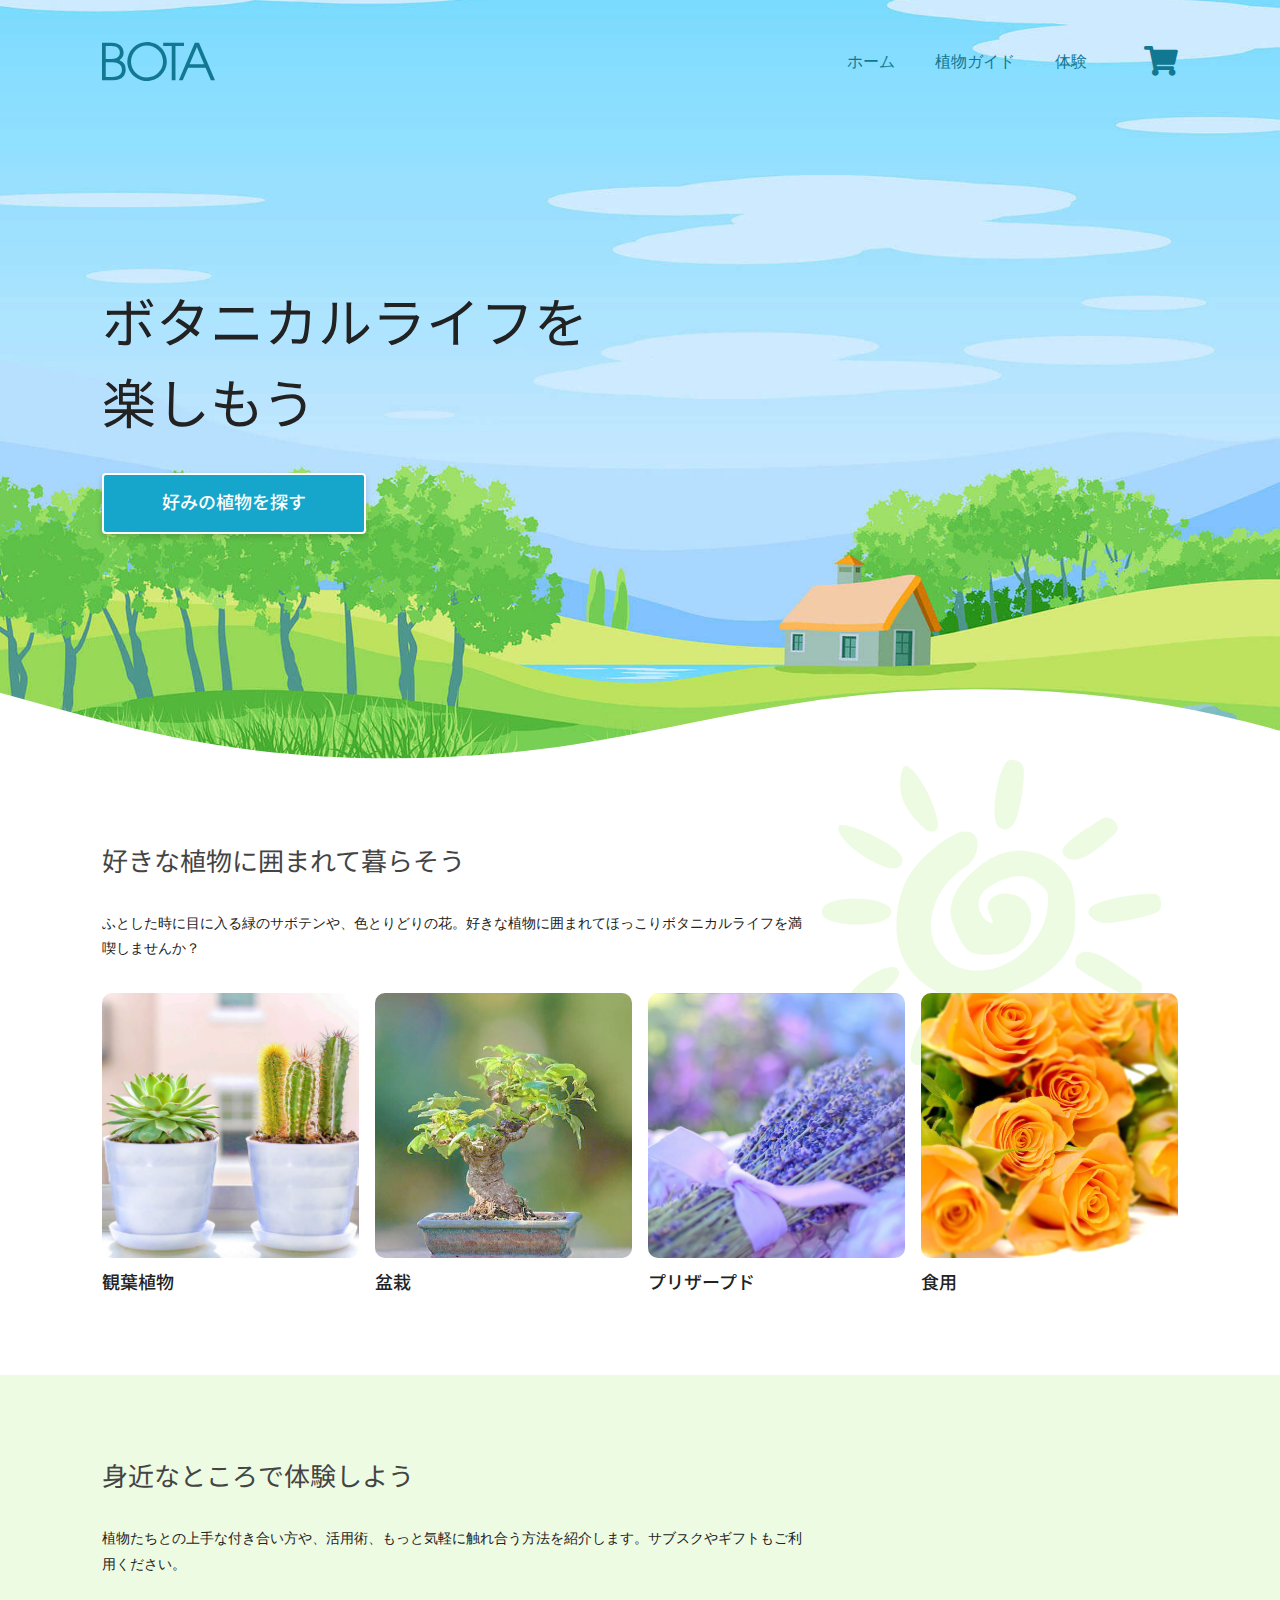
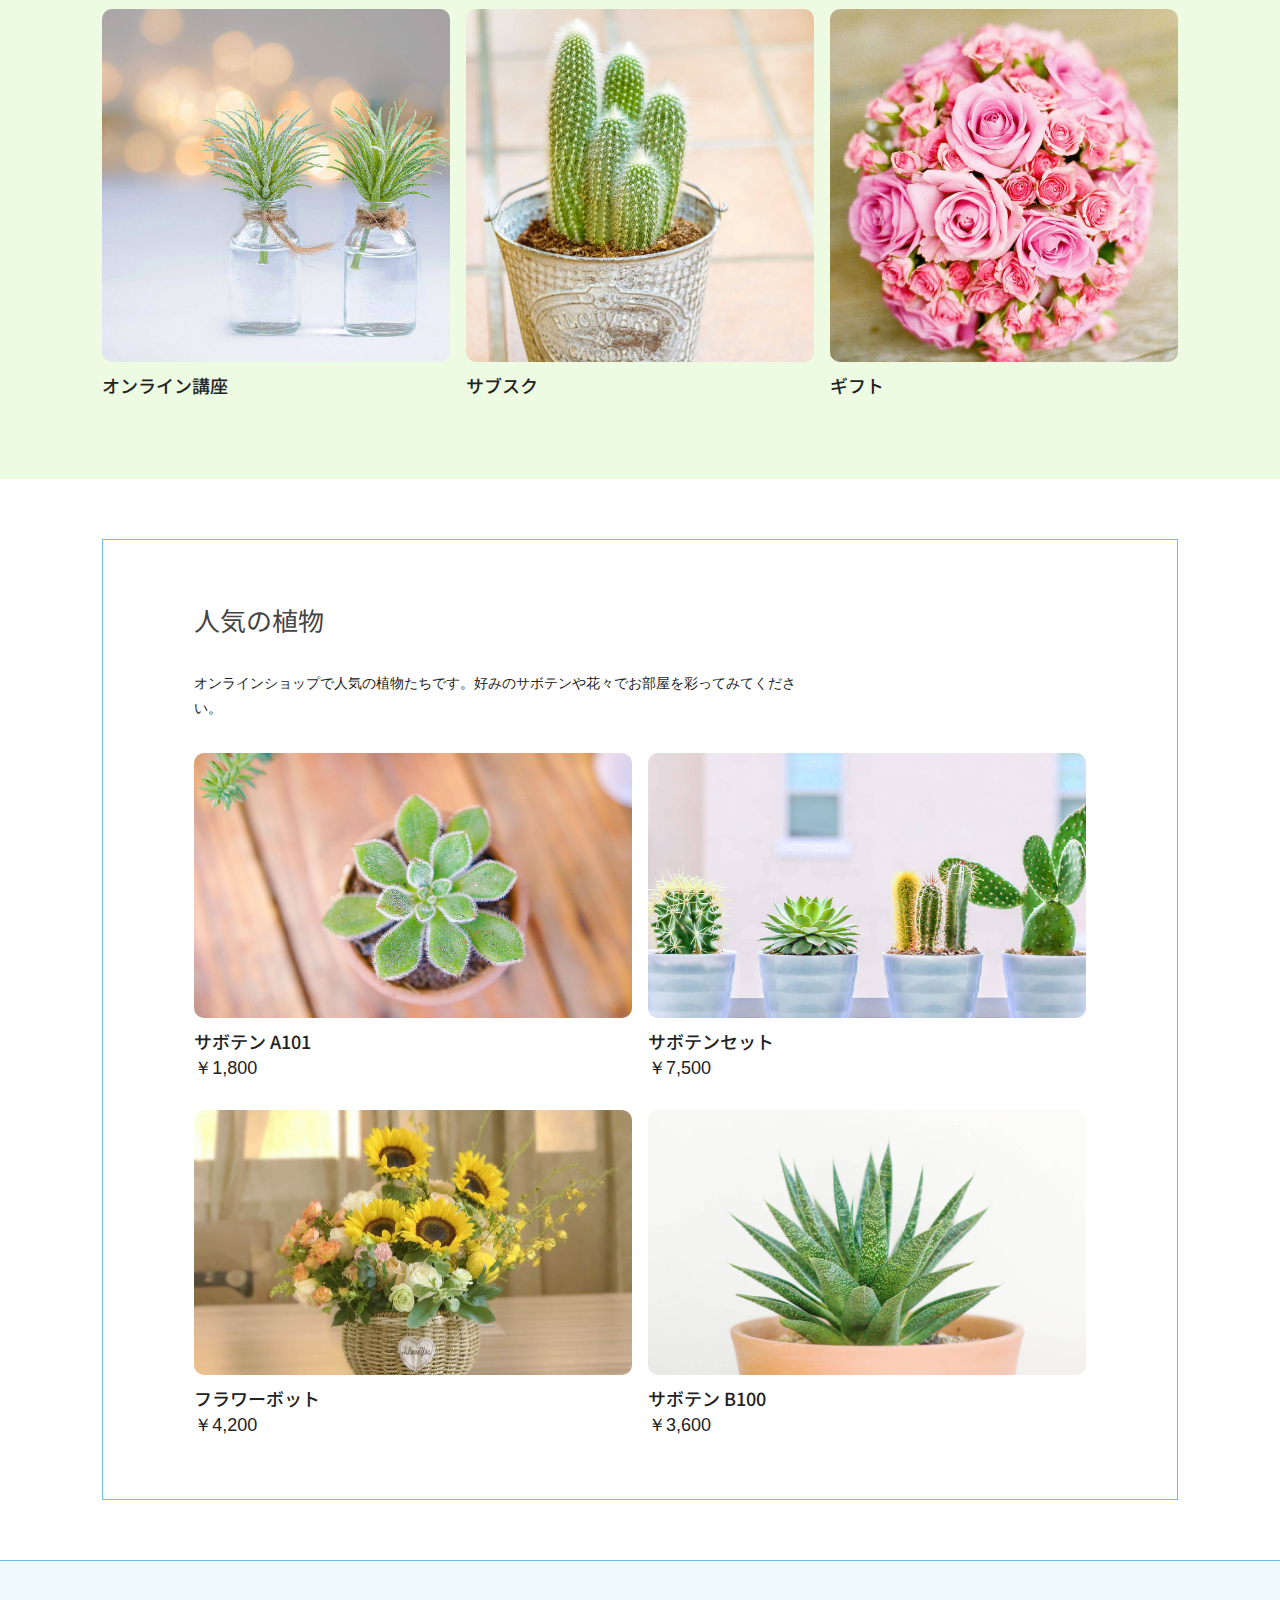
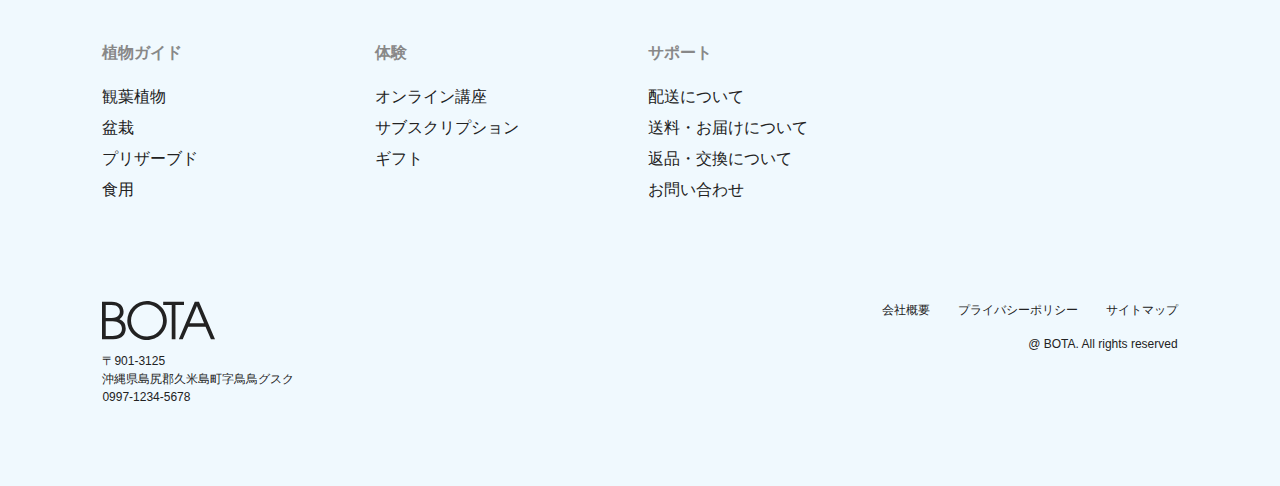
<file: practice06/index.html>
<!DOCTYPE html>
<html lang="ja">
<head>
    <meta charset="UTF-8">
    <meta name="viewport" content="width=device-width, initial-scale=1.0">
    <title>BOTA</title>
    <link rel="preconnect" href="https://fonts.googleapis.com">
    <link rel="preconnect" href="https://fonts.gstatic.com" crossorigin>
    <link href="https://fonts.googleapis.com/css2?family=Noto+Sans+JP:wght@100..900&display=swap" rel="stylesheet">
    <link rel="stylesheet" href="fa/css/all.min.css">
    <link rel="stylesheet" href="style.css">
</head>
<body class="top">

    <header class="header partsGrid">
        <nav class="header-nav grid12">
            <img src="img/logo-blue.svg" alt="BOTA">

            <ul>
                <li><a href="index.html">ホーム</a></li>
                <li><a href="#">植物ガイド</a></li>
                <li><a href="#">体験</a></li>
            </ul>

            <a href="#" class="cart">
                <i class="fas fa-shopping-cart"></i>
                <span class="sr-only">カート</span>
            </a>
        </nav>

        <div class="catch grid12">
            <h1>ボタニカルライフを楽しもう</h1>
            <a href="#">好みの植物を探す</a>
        </div>

        <div class="custom-shape-divider-bottom-1752095137">
            <svg data-name="Layer 1" xmlns="http://www.w3.org/2000/svg" viewBox="0 0 1200 120" preserveAspectRatio="none">
            <path d="M321.39,56.44c58-10.79,114.16-30.13,172-41.86,82.39-16.72,168.19-17.73,250.45-.39C823.78,31,906.67,72,985.66,92.83c70.05,18.48,146.53,26.09,214.34,3V0H0V27.35A600.21,600.21,0,0,0,321.39,56.44Z" class="shape-fill"></path>
            </svg>
        </div>
    </header>
    
    <section class="list list-plant partsGrid">
        <div class="grid12">
            <h2>好きな植物に囲まれて暮らそう</h2>
            <p>ふとした時に目に入る緑のサボテンや、色とりどりの花。好きな植物に囲まれてほっこりボタニカルライフを満喫しませんか？</p>
            <ul class="grid12 cols-mob2 cols-pc4">
                <li>
                    <a href="#">
                        <img src="img/plant.jpg" alt="">
                        <h3>観葉植物</h3>
                    </a>
                </li>
                <li>
                    <a href="#">
                        <img src="img/plant-bonsai.jpg" alt="">
                        <h3>盆栽</h3>
                    </a>
                </li>
                <li>
                    <a href="#">
                        <img src="img/plant-preserved.jpg" alt="">
                        <h3>プリザープド</h3>
                    </a>
                </li>
                <li>
                    <a href="#">
                        <img src="img/plant-edible.jpg" alt="">
                        <h3>食用</h3>
                    </a>
                </li>
            </ul>
        </div>
    </section>

    <section class="list list-exp partsGrid">
        <div class="grid12">
            <h2>身近なところで体験しよう</h2>
            <p>植物たちとの上手な付き合い方や、活用術、もっと気軽に触れ合う方法を紹介します。サブスクやギフトもご利用ください。</p>
            <ul class="grid12 cols-mob2 cols-pc3">
                <li>
                    <a href="#">
                        <img src="img/exp-online.jpg" alt="">
                        <h3>オンライン講座</h3>
                    </a>
                </li>
                                <li>
                    <a href="#">
                        <img src="img/exp-subsc.jpg" alt="">
                        <h3>サブスク</h3>
                    </a>
                </li>
                                <li>
                    <a href="#">
                        <img src="img/exp-gift.jpg" alt="">
                        <h3>ギフト</h3>
                    </a>
                </li>
            </ul>
        </div>
    </section>

    <section class="list list-item partsGrid">
        <div class="grid12 frame">
            <h2>人気の植物</h2>
            <p>オンラインショップで人気の植物たちです。好みのサボテンや花々でお部屋を彩ってみてください。</p>
            <ul class="grid12 cols-mob2 cols-pc2">
                <li>
                    <a href="#">
                        <img src="img/item-a101.jpg" alt="">
                        <h3>サボテン A101</h3>
                        <p>￥1,800</p>
                    </a>
                </li>
                <li>
                    <a href="content.html">
                        <img src="img/item-ea201.jpg" alt="">
                        <h3>サボテンセット</h3>
                        <p>￥7,500</p>
                    </a>
                </li>
                <li>
                    <a href="#">
                        <img src="img/item-flower.jpg" alt="">
                        <h3>フラワーボット</h3>
                        <p>￥4,200</p>
                    </a>
                </li>
                <li>
                    <a href="#">
                        <img src="img/item-b100.jpg" alt="">
                        <h3>サボテン B100</h3>
                        <p>￥3,600</p>
                    </a>
                </li>
            </ul>
        </div>
    </section>

    <footer class="footer partsGrid">
        <nav class="footer-nav grid12 cols-pc4">
            <div>
                <h4>植物ガイド</h4>
                <ul>
                    <li><a href="#">観葉植物</a></li>
                    <li><a href="#">盆栽</a></li>
                    <li><a href="#">プリザーブド</a></li>
                    <li><a href="#">食用</a></li>
                </ul>
            </div>
            <div>
                <h4>体験</h4>
                <ul>
                    <li><a href="#">オンライン講座</a></li>
                    <li><a href="#">サブスクリプション</a></li>
                    <li><a href="#">ギフト</a></li>
                </ul>
            </div>
            <div>
                <h4>サポート</h4>
                <ul>
                    <li><a href="#">配送について</a></li>
                    <li><a href="#">送料・お届けについて</a></li>
                    <li><a href="#">返品・交換について</a></li>
                    <li><a href="#">お問い合わせ</a></li>
                </ul>
            </div>
        </nav>

        <div class="footer-site grid12 cols-pc2">
            <div class="profile">
                <img src="img/logo.svg" alt="BOTA">
                <p>
                    〒901-3125<br>
                    沖縄県島尻郡久米島町字鳥鳥グスク<br>
                    0997-1234-5678
                </p>
            </div>
            <div class="copyright">
                <ul>
                    <li><a href="#">会社概要</a></li>
                    <li><a href="#">プライバシーポリシー</a></li>
                    <li><a href="#">サイトマップ</a></li>
                </ul>
                <p>@ BOTA. All rights reserved</p>
            </div>
        </div>

    </footer>
</body>
</html>
</file>
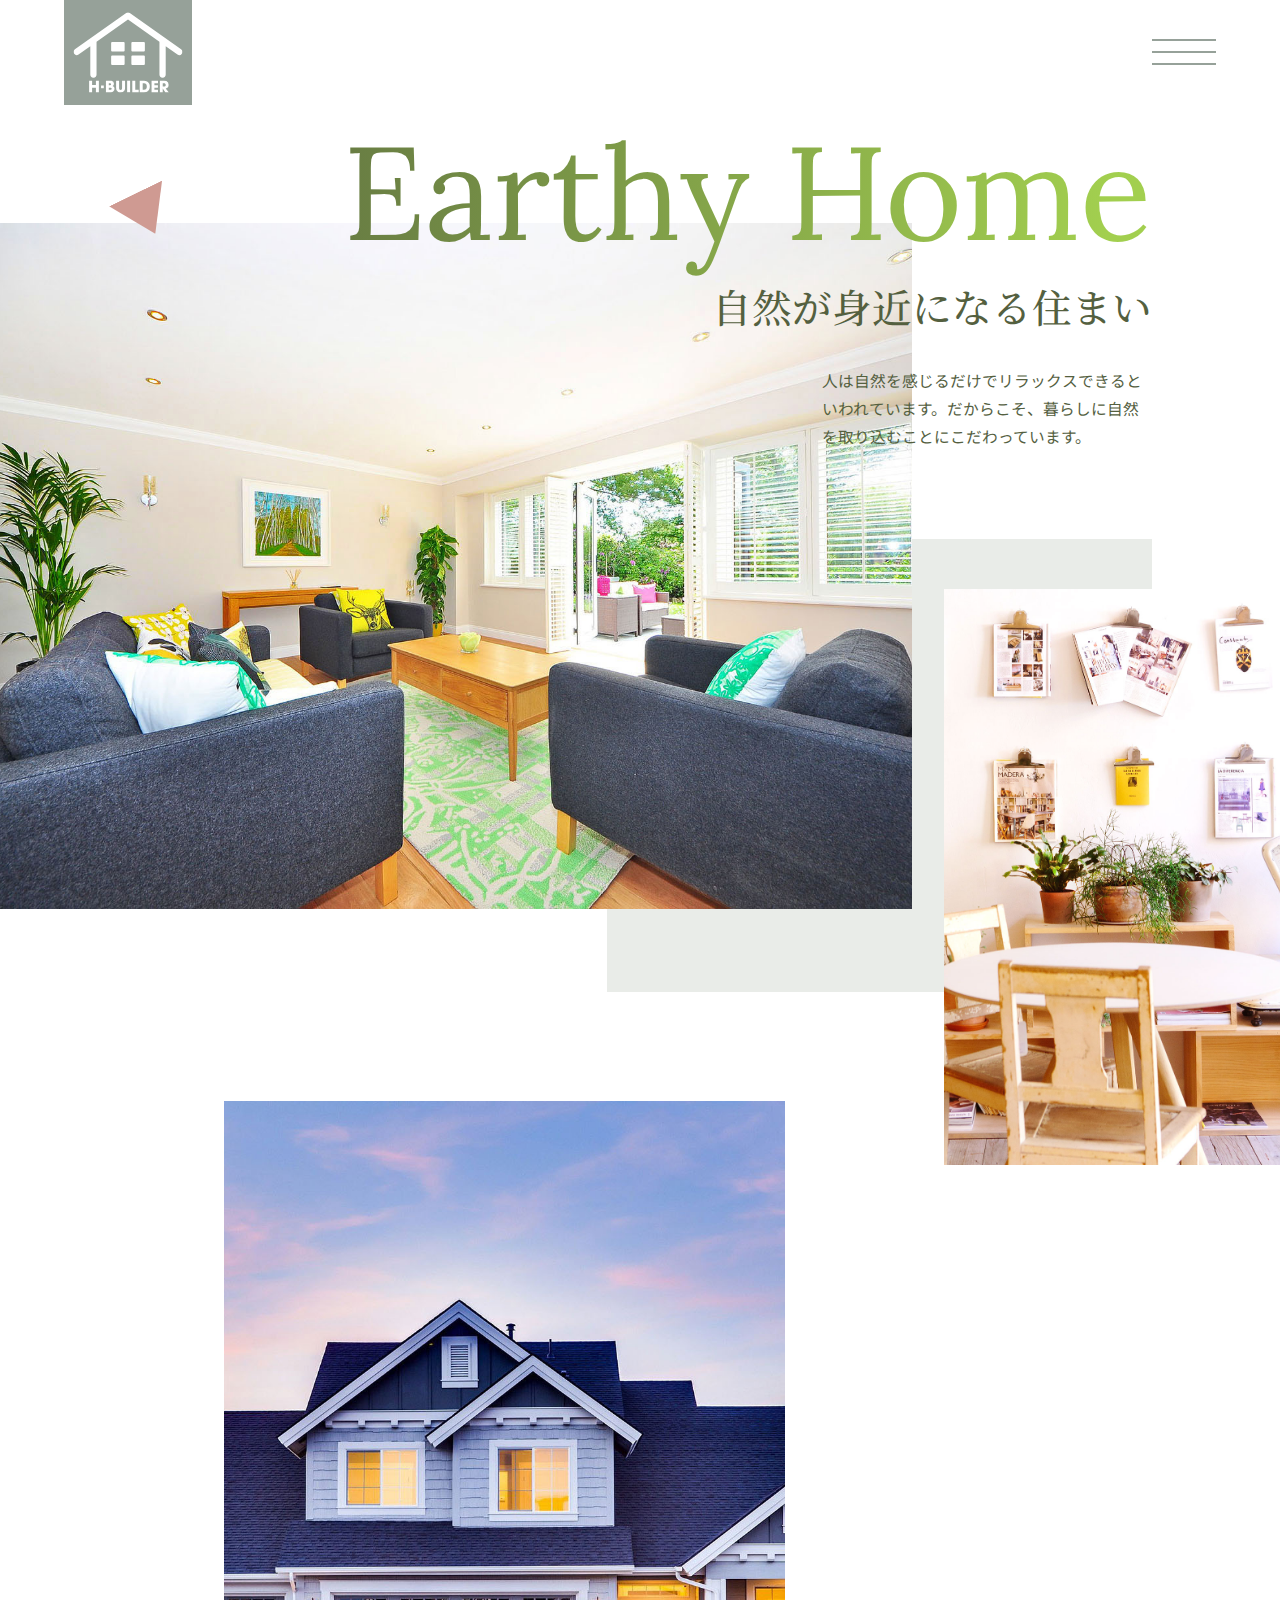
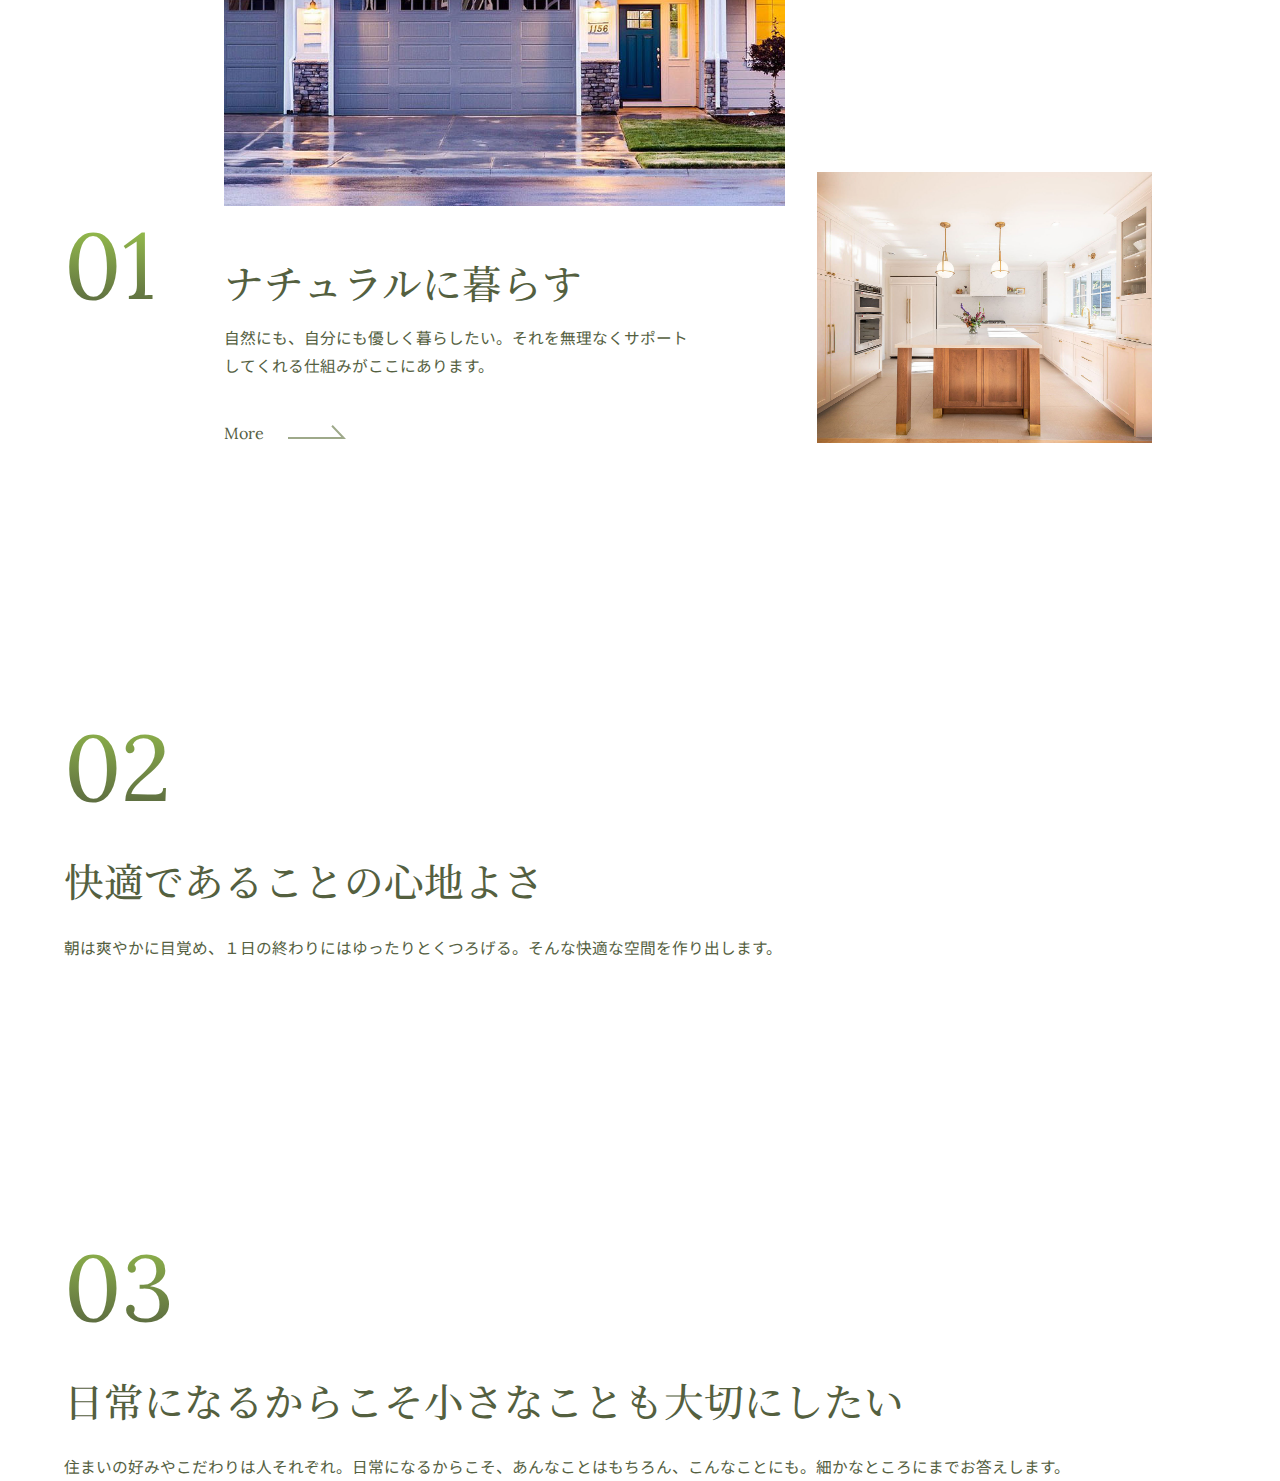
<file: practice08/index.html>
<!DOCTYPE html>
<html lang="ja">
<head>
    <meta charset="UTF-8">
    <meta name="viewport" content="width=device-width, initial-scale=1.0">
    <title>H-Builder</title>

    <link rel="preconnect" href="https://fonts.googleapis.com">
    <link rel="preconnect" href="https://fonts.gstatic.com" crossorigin>
    <link href="https://fonts.googleapis.com/css2?family=Lora:ital,wght@0,400..700;1,400..700&family=Noto+Sans+JP:wght@100..900&family=Noto+Serif+JP:wght@200..900&display=swap" rel="stylesheet"></head>
    <link rel="stylesheet" href="style.css">
<body>

    <header class="header">
        <img
            src="img/logo-box.svg"
            class="header-logo"
            alt="H-Builder"
            width="93"
            height="76"
        >

        <button
            class="navbtn"
            onClick="document.querySelector('body').classList.toggle('open')"
        >
            <span class="navbtn-bar"></span>
            <span class="sr-only">MENU</span>
        </button>
    </header>

    <section class="hero decor">
        <div class="container">
            <div class="text">
                <div class="heading">
                    <h1>Earthy Home</h1>
                    <p class="subtitle">
                        自然が身近になる住まい
                    </p>
                </div>
                <p class="body">人は自然を感じるだけでリラックスできるといわれています。だからこそ、暮らしに自然を取り込むことにこだわっています。</p>
            </div>
            <figure class="photo01">
                <img src="img/hero01.jpg" alt="" width="1500" height="1063">
            </figure>
            <figure class="photo02">
                <img src="img/hero02.jpg" alt="" width="1049" height="1416">
            </figure>
        </div>
    </section>

    <section class="sec sec01">
        <div class="container">
            <div class="text">
                <div class="heading">
                    <div class="num">01</div>
                    <h2>ナチュラルに暮らす</h2>
                </div>
                <div class="body">
                    <p>自然にも、自分にも優しく暮らしたい。それを無理なくサポートしてくれる仕組みがここにあります。</p>
                    <a href="#" class="more">More</a>
                </div>
            </div>
            <figure class="photo01">
                <img src="img/natural01.jpg" alt="" width="1500" height="1066">
            </figure>
            <figure class="photo02">
                <img src="img/natural02.jpg" alt="" width="1500" height="1065">
            </figure>
        </div>
    </section>

    <section class="sec sec02">
        <div class="container">
            <div class="num">02</div>
            <h2>快適であることの心地よさ</h2>
            <p>朝は爽やかに目覚め、１日の終わりにはゆったりとくつろげる。そんな快適な空間を作り出します。</p>
        </div>
    </section>

    <section class="sec sec03">
        <div class="container">
            <div class="num">03</div>
            <h2>日常になるからこそ小さなことも大切にしたい</h2>
            <p>住まいの好みやこだわりは人それぞれ。日常になるからこそ、あんなことはもちろん、こんなことにも。細かなところにまでお答えします。</p>
        </div>
    </section>
    
</body>
</html>
</file>
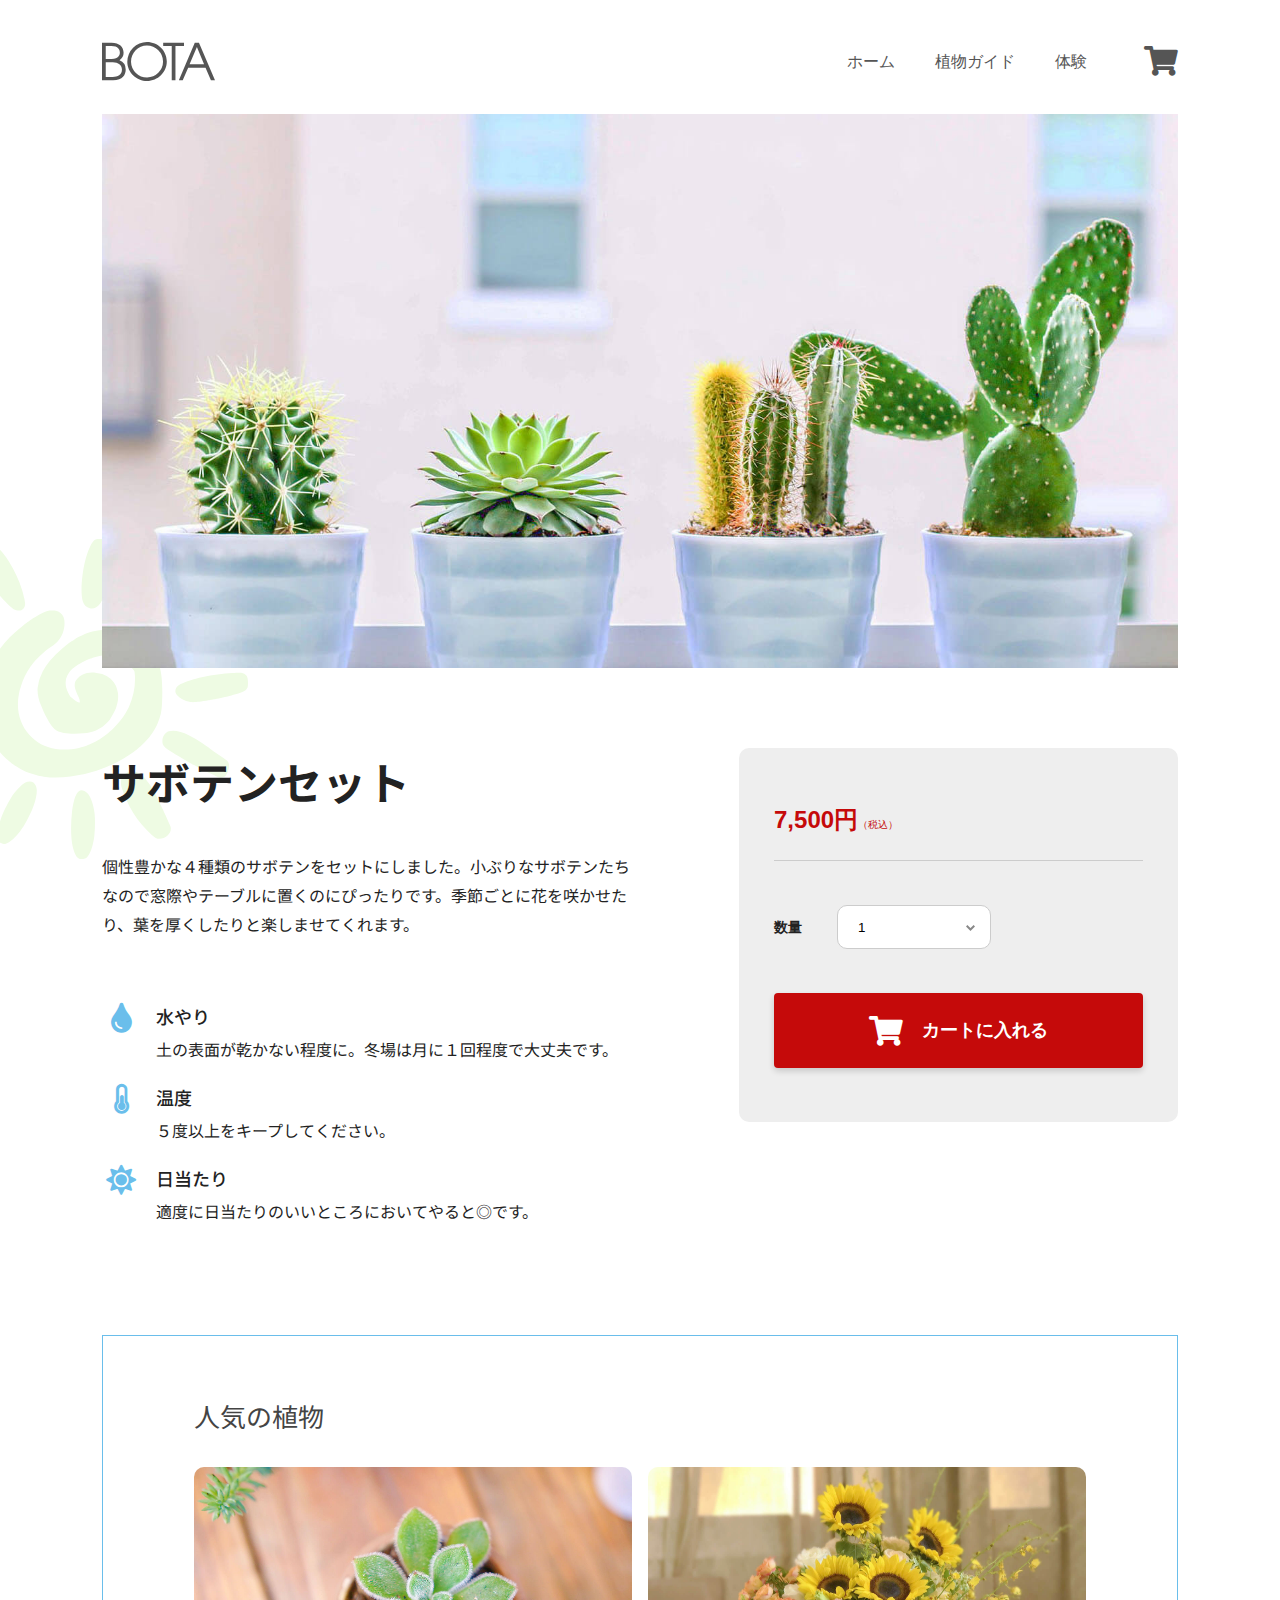
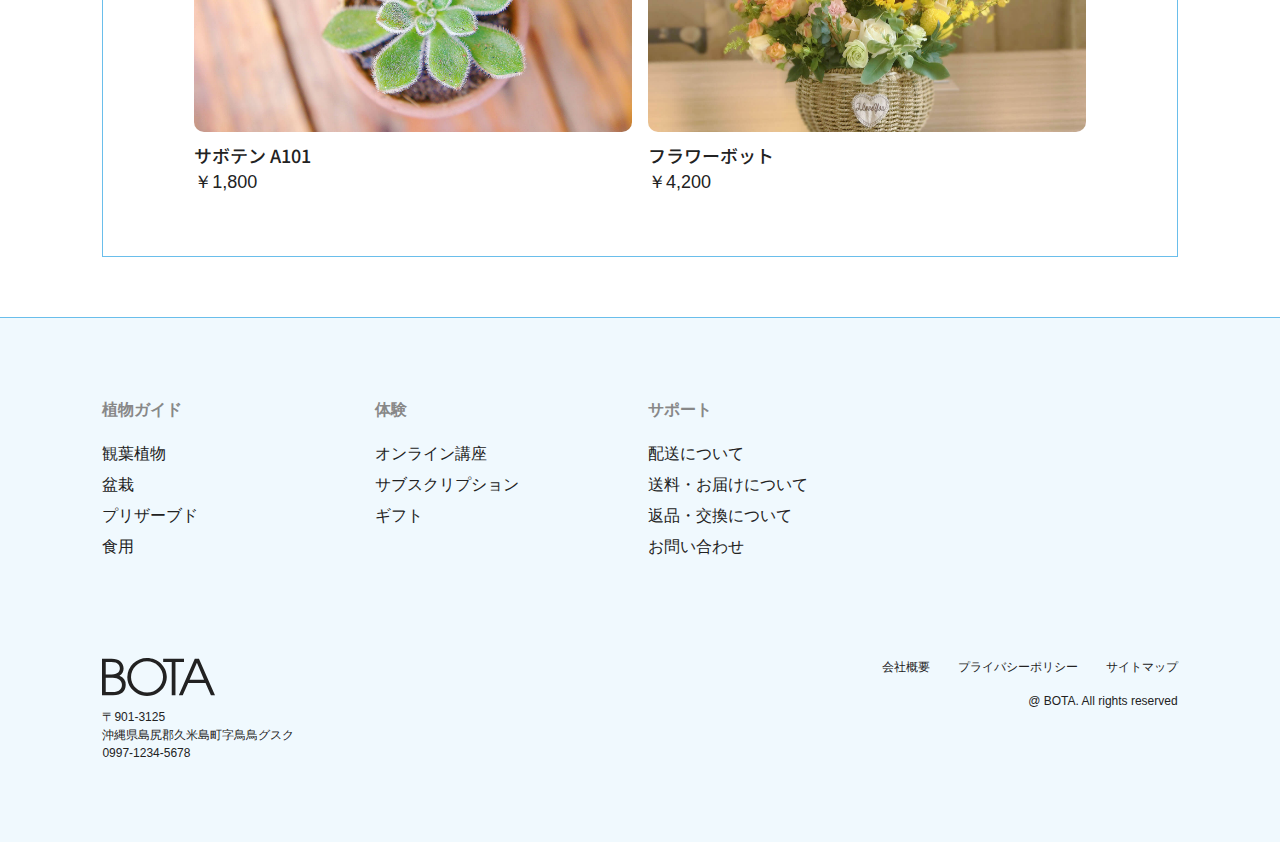
<file: practice06/content.html>
<!DOCTYPE html>
<html lang="ja">
<head>
    <meta charset="UTF-8">
    <meta name="viewport" content="width=device-width, initial-scale=1.0">
    <title>サボテンセットEA201 - BOTA</title>
    <link rel="preconnect" href="https://fonts.googleapis.com">
    <link rel="preconnect" href="https://fonts.gstatic.com" crossorigin>
    <link href="https://fonts.googleapis.com/css2?family=Noto+Sans+JP:wght@100..900&display=swap" rel="stylesheet">
    <link rel="stylesheet" href="fa/css/all.min.css">
    <link rel="stylesheet" href="style.css">
</head>
<body class="content">

    <header class="header partsGrid">
        <nav class="header-nav grid12">
            <img src="img/logo-gray.svg" alt="BOTA">

            <ul>
                <li><a href="index.html">ホーム</a></li>
                <li><a href="#">植物ガイド</a></li>
                <li><a href="#">体験</a></li>
            </ul>

            <a href="#" class="cart">
                <i class="fas fa-shopping-cart"></i>
                <span class="sr-only">カート</span>
            </a>
        </nav>
    </header>
    
    <article class="item partsGrid">
        <figure class="item-proto">
            <img src="img/item-ea201.jpg" alt="" srcset="">
        </figure>

        <div class="grid12">
            <div class="item-body">
                <h1>サボテンセット</h1>
                <p>個性豊かな４種類のサボテンをセットにしました。小ぶりなサボテンたちなので窓際やテーブルに置くのにぴったりです。季節ごとに花を咲かせたり、葉を厚くしたりと楽しませてくれます。</p>
                <ul>
                    <li>
                        <i class="fas fa-tint fa-fw"></i>
                        <h3>水やり</h3>
                        <p>土の表面が乾かない程度に。冬場は月に１回程度で大丈夫です。</p>
                    </li>
                    <li>
                        <i class="fas fa-thermometer-half fa-fw"></i>
                        <h3>温度</h3>
                        <p>５度以上をキープしてください。</p>
                    </li>
                    <li>
                        <i class="fas fa-sun fa-fw"></i>
                        <h3>日当たり</h3>
                        <p>適度に日当たりのいいところにおいてやると◎です。</p>
                    </li>
                </ul>
            </div>

            <form class="item-order">
                <p class="price">
                    7,500円<span>（税込）</span>
                </p>

                <label class="qty">
                    数量
                    <select>
                        <option selected>1</option>
                        <option >2</option>
                        <option >3</option>
                        <option >4</option>
                        <option >5</option>
                    </select>
                </label>

                <button type="submit" class="btn">
                    <i class="fas fa-shopping-cart"></i>
                    カートに入れる
                </button>
            </form>
        </div>
    </article>

    <section class="list list-item partsGrid">
        <div class="grid12 frame">
            <h2>人気の植物</h2>
            <ul class="grid12 cols-mob2 cols-pc2">
                <li>
                    <a href="#">
                        <img src="img/item-a101.jpg" alt="">
                        <h3>サボテン A101</h3>
                        <p>￥1,800</p>
                    </a>
                </li>
                <li>
                    <a href="#">
                        <img src="img/item-flower.jpg" alt="">
                        <h3>フラワーボット</h3>
                        <p>￥4,200</p>
                    </a>
                </li>
            </ul>
        </div>
    </section>

    <footer class="footer partsGrid">
        <nav class="footer-nav grid12 cols-pc4">
            <div>
                <h4>植物ガイド</h4>
                <ul>
                    <li><a href="#">観葉植物</a></li>
                    <li><a href="#">盆栽</a></li>
                    <li><a href="#">プリザーブド</a></li>
                    <li><a href="#">食用</a></li>
                </ul>
            </div>
            <div>
                <h4>体験</h4>
                <ul>
                    <li><a href="#">オンライン講座</a></li>
                    <li><a href="#">サブスクリプション</a></li>
                    <li><a href="#">ギフト</a></li>
                </ul>
            </div>
            <div>
                <h4>サポート</h4>
                <ul>
                    <li><a href="#">配送について</a></li>
                    <li><a href="#">送料・お届けについて</a></li>
                    <li><a href="#">返品・交換について</a></li>
                    <li><a href="#">お問い合わせ</a></li>
                </ul>
            </div>
        </nav>

        <div class="footer-site grid12 cols-pc2">
            <div class="profile">
                <img src="img/logo.svg" alt="BOTA">
                <p>
                    〒901-3125<br>
                    沖縄県島尻郡久米島町字鳥鳥グスク<br>
                    0997-1234-5678
                </p>
            </div>
            <div class="copyright">
                <ul>
                    <li><a href="#">会社概要</a></li>
                    <li><a href="#">プライバシーポリシー</a></li>
                    <li><a href="#">サイトマップ</a></li>
                </ul>
                <p>@ BOTA. All rights reserved</p>
            </div>
        </div>

    </footer>
</body>
</html>
</file>
<file: practice06/style.css>
@charset "UTF-8";

body {
    color: #222;
    font-family: sans-serif;
    line-height: 1.5;
}

* {
    margin: 0;
    padding: 0;
    list-style: none;
}

a {
    color: inherit;
    text-decoration: none;
}

img {
    max-width: 100%;
    height: auto;
    vertical-align: bottom;
}


/* 12分割グリッド */
.grid12 {
    display: grid;
    grid-template-columns: repeat(4, 1fr);
    column-gap: 10px;
}

.grid12 > * {
    grid-column: 1 / -1;
}

@media (min-width: 768px) {
    .grid12 {
        grid-template-columns: repeat(12, 1fr);
        column-gap: 16px;
    }

    .list h2,
    .list h2 + p {
        grid-column: span 8;
    }

    .list h2 {
        font-size: 32px;
    }

    .list h2 + p {
        font-size: 16px;
    }
}

/* 12分割グリッド：カラム数 */
.cols-mob2 > * {
    grid-column: span 2;
}

.cols-mob2.cols-pc3 > :first-child {
    grid-column: span 4;
}

@media (min-width: 768px) {
    .cols-pc2 > * {
        grid-column: span 6;
    }
    
    .cols-pc3 > * {
        grid-column: span 4;
    }

    .cols-pc4 > * {
        grid-column: span 3;
    }
}

/* 一覧：リスト */
.list ul.grid12 {
    row-gap: 20px;
}

.list ul img {
    margin-bottom: 10px;
    width: 100%;
    height: 155px;
    object-fit: cover;
    border-radius: 10px;
}

.list ul h3 {
    font-family: "Noto Sans JP", sans-serif;
    font-size: 16px;
    font-weight: 500;
}

@media (min-width: 768px) {
    .list ul.grid12 {
        row-gap: 28px;
    }

    .list ul img {
        height: 265px;
    }

    .list ul.cols-pc3 img {
        height: 353px;
    }

    .list ul h3 {
        font-size: 18px;
    }
}
 
/* 一覧 */
.list > .grid12 {
    row-gap: 32px;
}

.list h2 {
    color: #444;
    font-family: 'Noto Sans JP', sans-serif;
    font-size: 26px;
    font-weight: 400;
}

.list h2 + p {
    font-size: 14px;
    line-height: 1.8;
}


/* 一覧（商品カテゴリー） */
.list-plant {
    padding-top: 80px;
    padding-bottom: 80px;
    overflow: hidden;
}

.list-plant > .grid12 {
    position: relative;
}

.list-plant > .grid12::before {
    content: url(img/sun.svg);
    position: absolute;
    top: -80px;
    right: -120px;
    z-index: -1;
}

@media (min-width: 768px) {
    .list-plant {
        font-size: 86px;
    }

    .list-plant > .grid12::before {
        right: 17px;
    }
}


/* 一覧（体験） */
.list-exp {
    padding-top: 80px;
    padding-bottom: 80px;
    background: #eefbe3;
}


/* 一覧（人気商品） */
.list-item {
    padding-top: 80px;
    padding-bottom: 80px;
}

.list-item p {
    font-size: 16px;
}

@media (min-width: 768px) {
    .list-item {
        padding-top: 60px;
        padding-bottom: 60px;
    }

    .list-item p {
        font-size: 18px;
    }

}


/* 一覧：ボーダー */
.frame {
    border: solid 1px #6abeeb;
    margin: 0 -15px;
    padding: 40px 15px;
}

@media (min-width: 768px) {
    .frame {
        margin: 0;
        padding: 60px 0;
    }

    .frame h2,
    .frame h2 + p {
        grid-column: 2 / span 7;
    }

    .frame ul {
        grid-column: 2 / -2;
    }
}


/* ボーダー：（ボーダー内の12分割グリッド） */
.frame .grid12 {
    display: grid;
    grid-template-columns: (repeat(4, 1fr));
    column-gap: 10px;
}

.fram .grid12 > * {
    grid-column: 1 / -1;
}

@media (min-width: 768px) {
    .frame .grid12 {
        grid-template-columns: repeat(12, 1fr);
        column-gap: 16px;
    }
}


/* 一覧：ボーダー内の12分割グリッド：カラム数 */
.frame .cols-mob2 > * {
    grid-column: span 2;
}

.frame .cols-mob2.cols-pc3 > :first-child {
    grid-column: span 4;
}

@media (min-width: 768px) {
    .frame .cols-pc2 > * {
        grid-column: span 6;
    }

    .frame .cols-pc3 > * {
        grid-column: span 4;
    }

    .frame .cols-pc4 > * {
        grid-column: span 3;
    }
}

/* パーツグリッド */
.partsGrid {
    display: grid;
    grid-template-columns: minmax(8vw, 1fr) minmax(auto, 1088px) minmax(8vw, 1fr);
}

.partsGrid > * {
    grid-column: 2;
}


/* フッター */
.footer.partsGrid {
    padding-top: 80px;
    padding-bottom: 80px;
    border-top: solid 1px #6abeeb;
    background: #f0f9fe;
    row-gap: 74px;
}

@media (min-width: 768px) {
    .footer.partsGrid {
        row-gap: 99px;
    }
}


/* フッター：メニュー */
.footer-nav.grid12 {
    row-gap: 20px;
}

.footer-nav h4 {
    margin-bottom: 20px;
    color: #888;
}

.footer-nav ul {
    display: grid;
    row-gap: 7px;
}


/* フッター：サイト情報 */
.footer-site.grid12 {
    row-gap: 32px;
}

.profile p {
    margin-top: 12px;
    font-size: 12px;
}

.copyright ul {
    display: grid;
    grid-auto-flow: column;
    justify-content: start;
    column-gap: 18px;
    font-size: 12px;
}

.copyright p {
    margin-top: 16px;
    font-size: 12px;
}

@media (min-width: 768px) {
    .copyright {
        justify-self: end;
        align-items: end;
        text-align: right;
    }

    .copyright ul {
        column-gap: 28px;
    }
}


/* ヘッダー */
.header.partsGrid {
    padding-top: 26px;
}

.header-nav.grid12 {
    row-gap: 27px;
    align-items: center;
}

.header-nav ul {
    grid-column: span 3;
    display: grid;
    grid-auto-flow: column;
    justify-content: start;
    column-gap: 20px;
    color: #127791;
    font-size: 14px;
}

.header-nav .cart {
    grid-column: span 1;
    justify-self: end;
    color: #127791;
    font-size: 23px;
}

@media (min-width: 768px) {
    .header.partsGrid {
        padding-top: 39px;
    }

    .header-nav img {
        grid-column: span 2;
    }

    .header-nav ul {
        grid-column: span 9;;
        justify-self: end;
        gap: 40px;
        font-size: 16px;
    }

    .header-nav .cart {
        font-size: 30px;
    }
}


/* ヘッダー（トップページ） */
.top .header.partsGrid {
    background-image: url(img/illustration.jpg);
    background-size: cover;
    background-position: center bottom;
}

.catch.grid12 {
    padding-top: 195px;
    padding-bottom: 226px;
    row-gap: 32px;
}

.catch h1 {
    font-family: 'Noto Sans JP', sans-serif;
    font-size: 32px;
    font-weight: 400;
}

.catch a {
    width: 260px;
    padding: 13px 0 17px;
    box-shadow: 0 3px 6px rgba(0, 0, 0, .16);
    border: solid 2px #fff;
    border-radius: 4px;
    background-color: #16a6cb;
    color: #fff;
    font-family: 'Noto Sans JP', sans-serif;
    font-size: 18px;
    font-weight: 500;
    text-align: center;
}

@media (min-width: 768px) {
    .catch h1 {
        grid-column: span 6;
        font-size: 54px;
        min-width: 8em;
    }
}


/* ヘッダー（トップページ）：ディバイダー */
.header {
    position: relative;
}
.custom-shape-divider-bottom-1752095137 {
    grid-column: 1 / -1;
    position: absolute;
    bottom: 0;
    left: 0;
    width: 100%;
    overflow: hidden;
    line-height: 0;
    transform: rotate(180deg);
}

.custom-shape-divider-bottom-1752095137 svg {
    position: relative;
    display: block;
    width: calc(134% + 1.3px);
    height: 128px;
}

.custom-shape-divider-bottom-1752095137 .shape-fill {
    fill: #FFFFFF;
}


/* ヘッダー（コンテンツページ） */
.content .header-nav ul {
    color: #555;
}

.content .header-nav .cart {
    color: #555;
}


/* 商品情報 */
.item.partsGrid {
    row-gap: 44px;
    padding-top: 20px;
    padding-bottom: 64px;
}

.item.partsGrid + .list-item {
    padding-top: 0;
}

.item-proto {
    grid-column: 1 / -1;
}

@media (min-width: 768px) {
    .item.partsGrid {
        row-gap: 80px;
        padding-top: 30px;
        padding-bottom: 80px;
    }

    .item-proto {
        grid-column: 2;
    }
}


/* 商品情報：１２分割グリッド */
.item .grid12 {
    row-gap: 44px;
}

@media (min-width: 768px) {
    .item-body {
        grid-column: span 6;
    }

    .item-order {
        grid-column: span 5 / -1;
    }
}


/* 商品情報：本文 */
.item-body {
    margin-bottom: 32px;
    font-family: 'Noto Sans JP', sans-serif;
    font-size: 26px;
    font-weight: 400;
}

.item-body h1 + p {
    margin-bottom: 44px;
    font-size: 14px;
    line-height: 1.8;
}

.item-body ul {
    display: grid;
    row-gap: 23px;
}

.item-body ul h3 {
    margin-bottom: 7px;
    font-family: 'Noto Sans JP', sans-serif;
    font-size: 16px;
    font-weight: 500;
}

.item-body ul p {
    font-size: 14px;
}

@media (min-width: 768px) {
    .item-body h1 {
        margin-bottom: 38px;
        font-size: 44px;
    }

    .item-body h1 + p {
        margin-bottom: 64px;
        font-size: 16px;
    }

    .item-body ul h3 {
        font-size: 18px;
    }

    .item-body ul p {
        font-size: 16px;
    }
}


/* 商品情報：装飾画像 */
.item {
    overflow: hidden;
}

.item-body {
    position: relative;
}

.item-body::before {
    content: url(img/sun.svg);
    position: absolute;
    top: -85px;
    right: -133px;
    z-index: -1;
}

@media (min-width: 768px) {
    .item-body::before {
        top: -209px;
        left: -193px;
        right: auto;
    }
}


/* 商品情報：リストのアイコン */
.item-body li {
    display: grid;
    grid-template-columns: 54px 1fr;
}

.item-body ul .fas {
    grid-row: span 2;
    color: #6abeeb;
    font-size: 30px;
}


/* 商品情報：注文フォーム */
.item-order {
    padding: 44px 23px;
    border-radius: 10px;
    background-color: #eee;
}

.item-order .price {
    padding-bottom: 22px;
    border-bottom: solid 1px #ccc;
    color: #c50a0a;
    font-size: 24px;
    font-weight: bold;
}

.item-order .price span {
    font-size: 10px;
    font-weight: normal;
}

.item-order .qty {
    display: block;
    padding: 44px 0;
    font-size: 14px;
    font-weight: bold;
}

.item-order .qty select {
    width: 154px;
    margin-left: 31px;
    padding: 14px 20px 13px;
    border: 1px solid #ccc;
    border-radius: 10px;
    background-color: #fff;
    background-image: url(img/select.svg);
    background-repeat: no-repeat;
    background-position: right 15px center;
    font-family: inherit;
    appearance: none;
}

.item-order .btn {
    width: 100%;
    height: 75px;
    box-shadow: 0 3px 6px rgba(0, 0, 0, .16);
    border: none;
    border-radius: 4px;
    background-color: #c50a0a;
    color: #fff;
    font-size: 16px;
    font-weight: bold;
    cursor: pointer;
    appearance: none;
}

.item-order .btn .fas {
    margin-right: 14px;
    vertical-align: middle;
    font-size: 21px;
}

@media (min-width: 768px) {
    .item-order {
        align-self: start;
        padding: 54px 8%;
    }

    .item-order .btn {
        font-size: 18px;
    }

    .item-order .btn .fas {
        font-size: 30px;
    }
}
</file>
<file: practice08/style.css>
@charset "UTF-8";

/* 基本色 */
:root {
    --primary: #96a199;
    --secondary: #e9ece8;
    --accent: #b75865;
    --text: #54603f;
    --white: #ffffff;
}

/* 基本サイズ */
:root {
    --size1-half: calc(var(--size1) / 2);
    --size1: 5vw;
    --size2: calc(var(--size1) * 2);
    --size3: calc(var(--size1) * 3);
    --size4: calc(var(--size1) * 4);
}

/* 基本設定 */
body {
    color: var(--text);
    font-family: "Noto Sans JP", sans-serif;
}

*, *::before, *::after {
    box-sizing: border-box;
}

body, h1, h2, h3, p, ul, figure {
    margin: 0;
    padding: 0;
    list-style: none;
}

a {
    color: inherit;
    text-decoration: none;
}
a:hover {
    opacity: .9;
}

img {
    max-width: 100%;
    height: auto;
    /* 画像下に余白が入るのを防ぐ */
    vertical-align: bottom;  
}

figure img {
    width: 100%;
    height: 100%;
    object-fit: cover;
}


/* Clamp */
*, *::before, *::after {
    --min-size: 53;
    --max-size: 146;
    --min-viewport: 375;
    --max-viewport: 1440;
    
    /* a 傾き */
    --slope: calc( (var(--max-size) - var(--min-size)) / (var(--max-viewport) - var(--min-viewport)) );
    /* b 切片 */
    --intercept: calc( var(--min-size) - var(--slope) * var(--min-viewport) );
    /* y = ax + b 可変サイズ */
    --fluid-size: calc( var(--slope) * 100vw + var(--intercept) /16 * 1rem );

    /* clamp(最小サイズ、可変サイズ、最大サイズ */
    --clamp-size: clamp( var(--min-size) /16 * 1rem, var(--fluid-size), var(--max-size) /16 * 1rem );
}


/* テキスト（Fluid typograpy） */
h1 {
    font-size: var(--clamp-size);
    /* font-size: clamp(53px, 8.73239vw + 20.2535375px, 146px); */
    font-family: "Lora", serif;
    font-weight: 400;
    background: linear-gradient(92.21deg, #54603f 6.06%, #a2cf4f 95.93%);
    background-clip: text;
    -webkit-text-fill-color: transparent
}

h2,
.subtitle {
    --min-size: 26;
    --max-size: 42;
    font-size: var(--clamp-size);
    font-family: "Noto Serif JP", serif;
    font-weight: 500;
    line-height: 1.5;
}

p {
    --min-size: 14;
    --max-size: 16;
    font-size: var(--clamp-size);
    font-weight: 400;
    line-height: 1.8;
}

.num {
    font-size: 6.4rem;
    font-family: "Lora", serif;
    font-weight: 400;
    background: linear-gradient(0.96deg, #54603f 6.06%, #a2cf4f 95.93%);
    background-clip: text;
    -webkit-text-fill-color: transparent
}

@media (min-width: 768px) {
    .num {
        --min-size: 60;
        --max-size: 103;
        --min-viewport: 768;
        font-size: var(--clamp-size);
    }
}


/* レイアウト ----------------- */
/* セクションの間隔 */
section + section {
    --min-size: 140;
    --max-size: 288;
    margin-block-start: var(--clamp-size);
}

/* ７列のグリッド */
.container {
    display: grid;
    grid-template-columns: repeat(3, var(--size1)) auto repeat(3, var(--size1));
    row-gap: 44px;
}

.container > * {
    grid-column: 2 / -2;
}


/* ヘッダー ----------------- */
.header {
    display: flex;
    justify-content: space-between;
    align-items: center;
    padding-inline: var(--size1);
}

/* ロゴ */
.header-logo {
    width: max(94px, var(--size2));
}

/* ハンバーガーボタン */
.navbtn {
    all: unset;
    outline: revert;
    -webkit-tap-highlight-color: transparent;
    cursor: pointer;
    width: max(46px, var(--size1));
    aspect-ratio: 1 / 1;
    display: grid;
    place-items: center;
    color: var(--primary);
}

.navbtn-bar,
.navbtn::before,
.navbtn::after {
    content: "";
    display: block;
    width: 100%;
    height: 2px;
    background-color: currentColor;
    grid-area: 1 / 1;
    transition: transform 0.5s;
}
.navbtn::before {
    transform: translateY(-12px);
}
.navbtn::after {
    transform: translateY(12px);
}

.open .navbtn-bar {
    transform: scale(0);
}
.open .navbtn::before {
    transform: translateY(0) rotate(45deg);
}
.open .navbtn::after {
    transform: translateY(0) rotate(-45deg);
}


/* スクリーンリーダー */
.sr-only {
    border: 0;
    clip: rect(0 0 0 0);
    height: 1px;
    margin: -1px;
    overflow: hidden;
    padding: 0;
    position: absolute;
    width: 1px;
}

/* ヒーロー */
.hero {
    --min-size: 15;
    --max-size: 0;
    margin-block-start: clamp(0px, var(--fluid-size), 15px);
}

.hero .text {
    display: contents;
}

.hero .text > * {
    grid-column: 2 / -2;
}

.hero .container > * > * {
    grid-column: 2 / -2;
}

.hero .heading {
    grid-row: 1;
    z-index: 2;
    text-align: right;
}

.hero .photo01 {
    grid-column: 1 / -1;
    grid-row: 1;
    height: 588px;
    --min-size: 39;
    --max-size: 130;
    margin-block-start: var(--clamp-size);
}

.hero .photo02 {
    grid-column: 3 / -1;
    height: 180px;
}

@media (min-width: 768px) {
    .hero .container {
        grid-template-columns: 1026fr 378fr;
        grid-template-rows: auto var(--size4);
        column-gap: var(--size1-half);
        row-gap: 0;
    }
    
    .hero .text {
        display: revert;
        grid-column: 1 / -1;
        grid-row: 1;
        z-index: 2;
        margin-inline-end: var(--size2);
    }

    .hero .body {
        width: 21em;
        margin-block-start: 2em;
        margin-inline-start: auto;
    }

    .hero .photo01 {
        grid-column: 1;
        grid-row: 1;
        aspect-ratio: 1026 / 772;
        height: auto;
    }

    .hero .photo02 {
        grid-column: 2;
        grid-row: 1 / -1;
        align-self: end;
        aspect-ratio: 378 / 648;
        height: auto;
    }
}

@media (min-width: 768px) and (max-width: 1023px) {
    .hero .text {
        display: contents;
    }

    .hero .heading {
        grid-column: inherit;
        grid-row: inherit;
        margin-inline-end: inherit;
    }

    .hero .body {
        grid-column: 1;
        grid-row: 2;
        width: 80%;
        margin-inline-start: var(--size1);
    }
}

/* セクション01とセクション02の装飾 */
.sec .container {
    row-gap: 24px;
}

.sec .text {
    display: contents;
}

.sec .heading {
    grid-column: 2 / -2;
}

.sec .body {
    order: 1;
    grid-column: 2 / -4;
}

.sec .photo01 {
    grid-column: 1 / -2;
    height: 399px;
}

.sec .photo02 {
    grid-column: 4 / -1;
    height: 173px;
}

/* Moreのリンク */
.more {
    display: block;
    --min-size: 25;
    --max-size: 45;
    margin-block-start: var(--clamp-size);
    font-family: "Lora", serif;
    font-size: 16px;
    font-weight: 400;
}
.more::after {
    content: url(img/more.svg);
    margin-inline-start: 24px;
}

/* セクション01（PC） */
@media (min-width: 768px) {
    .sec01 {
        margin-block-start: calc(var(--size1) * -1);
    }

    .sec01 .container {
        grid-template-columns: var(--size2) 630fr 377fr;
        grid-template-rows: repeat(3, auto);
        grid-template-areas:
        ". photo01 ."
        "num heading2 photo02"
        ". body photo02";
        column-gap: var(--size1-half);
        row-gap: 0;
        margin-inline: var(--size1) var(--size2);
    }

    .sec01 .heading {
        display: contents;
    }

    .sec01 .heading .num {
        grid-area: num;
        align-self: baseline;
    }

    .sec01 .heading h2 {
        grid-area: heading2;
        align-self: baseline;
        margin-bottom: var(--size1) var(--size1-half);
    }

    .sec01 .body {
        grid-area: body;
        max-width: 29em;
    }

    .sec01 .photo01 {
        grid-area: photo01;
        aspect-ratio: 630 / 792;
        height: auto;
    }
    .sec01 .photo02 {
        grid-area: photo02;
        height: auto;
        margin-block-start: -34px;
    }
}

/* セクションの装飾 ---------- */
.decor {
    position: relative;
}

/* 四角形 */
.decor::before {
    content: "";
    background-color: var(--secondary);
    position: absolute;
    inset: 0;
    z-index: -1;
}
.hero.decor::before {
    left: 18.67%;
    right: 0%;
    top: 23.69%;
    bottom: -8.24%;
}

@media (min-width: 768px) {
    .hero.decor::before {
        left: 47.43%;
        right: 10%;
        top: 40.84%;
        bottom: 16.39%;
    }
}

/* 三角形 */
.decor::after {
    content: url(img/accent.svg);
    --min-size: 47;
    --max-size: 61;
    width: var(--clamp-size);
    position: absolute;
    line-height: 0;
}
.hero.decor::after {
    right: 11.2%;
    bottom: -11.95%;
    transform: rotate(-159deg);
}

@media (min-width: 768px) {
    .hero.decor::after {
        right: 86.3%;
        bottom: 87.76%;
        transform: rotate(154deg);
    }
}
</file>
